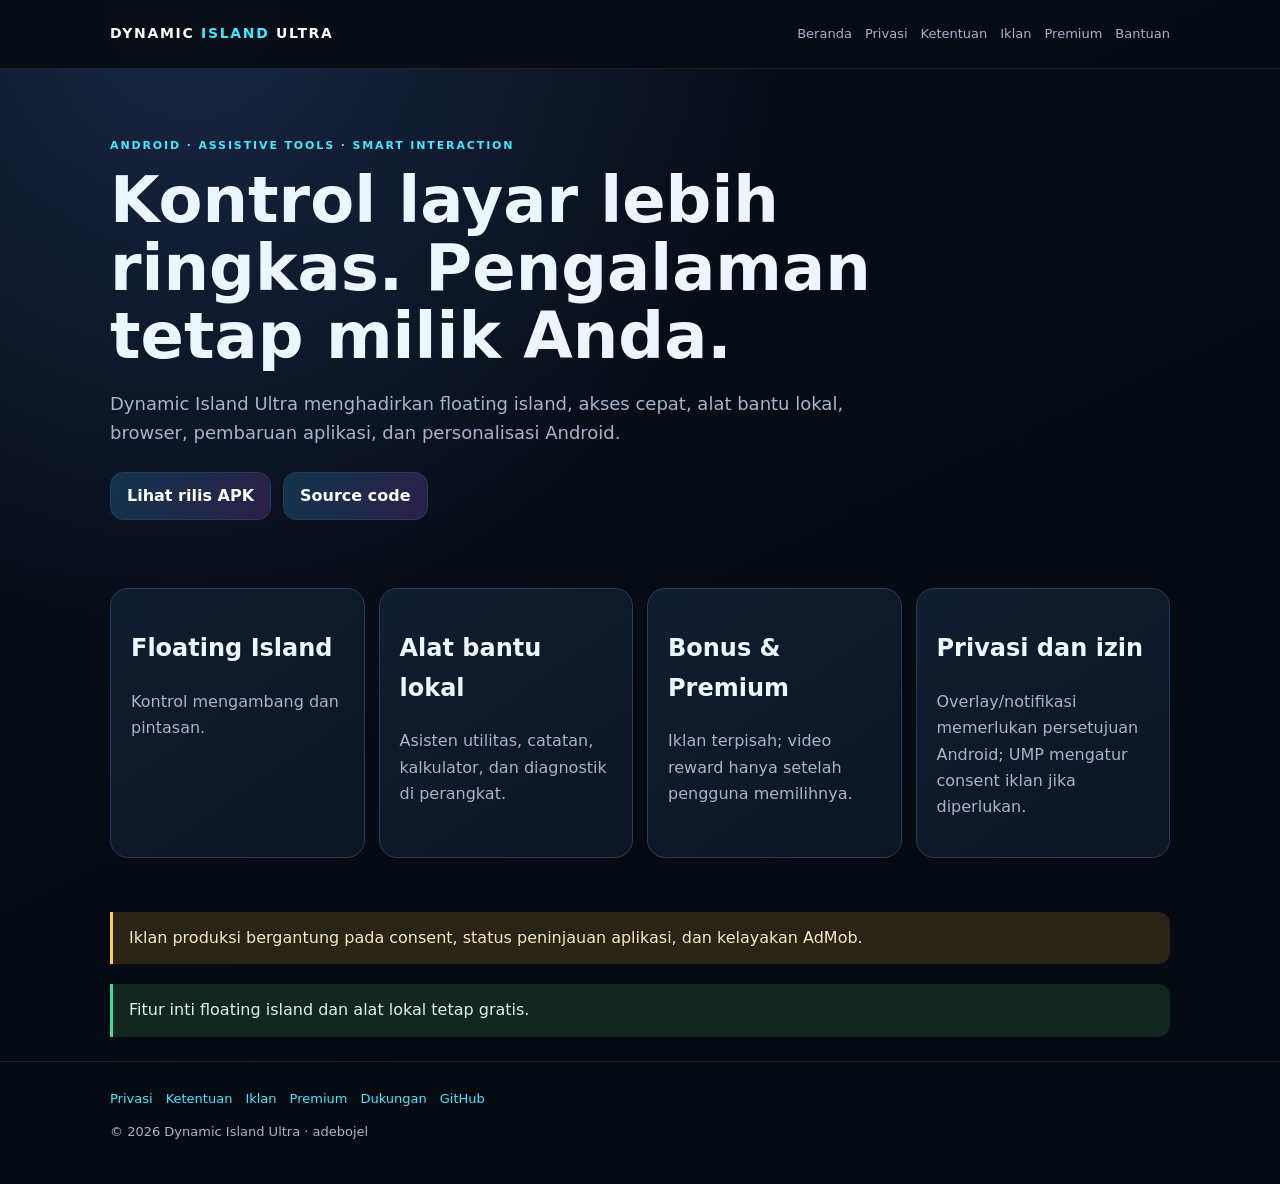
<file: site/index.html>
<!doctype html><html lang="id"><head><meta charset="utf-8"><meta name="viewport" content="width=device-width,initial-scale=1"><meta name="description" content="Situs resmi Dynamic Island Ultra."><meta name="theme-color" content="#070b14"><title>Beranda · Dynamic Island Ultra</title><link rel="stylesheet" href="./styles.css"></head><body><div class="top"><div class="wrap nav"><a class="brand" href="./">DYNAMIC <b>ISLAND</b> ULTRA</a><nav class="links"><a href="./">Beranda</a><a href="./privacy.html">Privasi</a><a href="./terms.html">Ketentuan</a><a href="./ads.html">Iklan</a><a href="./premium.html">Premium</a><a href="./support.html">Bantuan</a></nav></div></div><main class="wrap"><section class="hero"><div class="eyebrow">Android · Assistive tools · Smart interaction</div><h1>Kontrol layar lebih ringkas. Pengalaman tetap milik Anda.</h1><p>Dynamic Island Ultra menghadirkan floating island, akses cepat, alat bantu lokal, browser, pembaruan aplikasi, dan personalisasi Android.</p><div class="actions"><a class="btn" href="https://github.com/adebojel/dynamic-island-ultra/releases/latest">Lihat rilis APK</a><a class="btn" href="https://github.com/adebojel/dynamic-island-ultra">Source code</a></div></section><section class="grid"><article class="card"><h2>Floating Island</h2><p>Kontrol mengambang dan pintasan.</p></article><article class="card"><h2>Alat bantu lokal</h2><p>Asisten utilitas, catatan, kalkulator, dan diagnostik di perangkat.</p></article><article class="card"><h2>Bonus & Premium</h2><p>Iklan terpisah; video reward hanya setelah pengguna memilihnya.</p></article><article class="card"><h2>Privasi dan izin</h2><p>Overlay/notifikasi memerlukan persetujuan Android; UMP mengatur consent iklan jika diperlukan.</p></article></section><div class="notice">Iklan produksi bergantung pada consent, status peninjauan aplikasi, dan kelayakan AdMob.</div><div class="good">Fitur inti floating island dan alat lokal tetap gratis.</div></main><footer class="footer"><div class="wrap"><div class="footlinks"><a href="./privacy.html">Privasi</a><a href="./terms.html">Ketentuan</a><a href="./ads.html">Iklan</a><a href="./premium.html">Premium</a><a href="./support.html">Dukungan</a><a href="https://github.com/adebojel/dynamic-island-ultra">GitHub</a></div><div>© 2026 Dynamic Island Ultra · adebojel</div></div></footer></body></html>
</file>
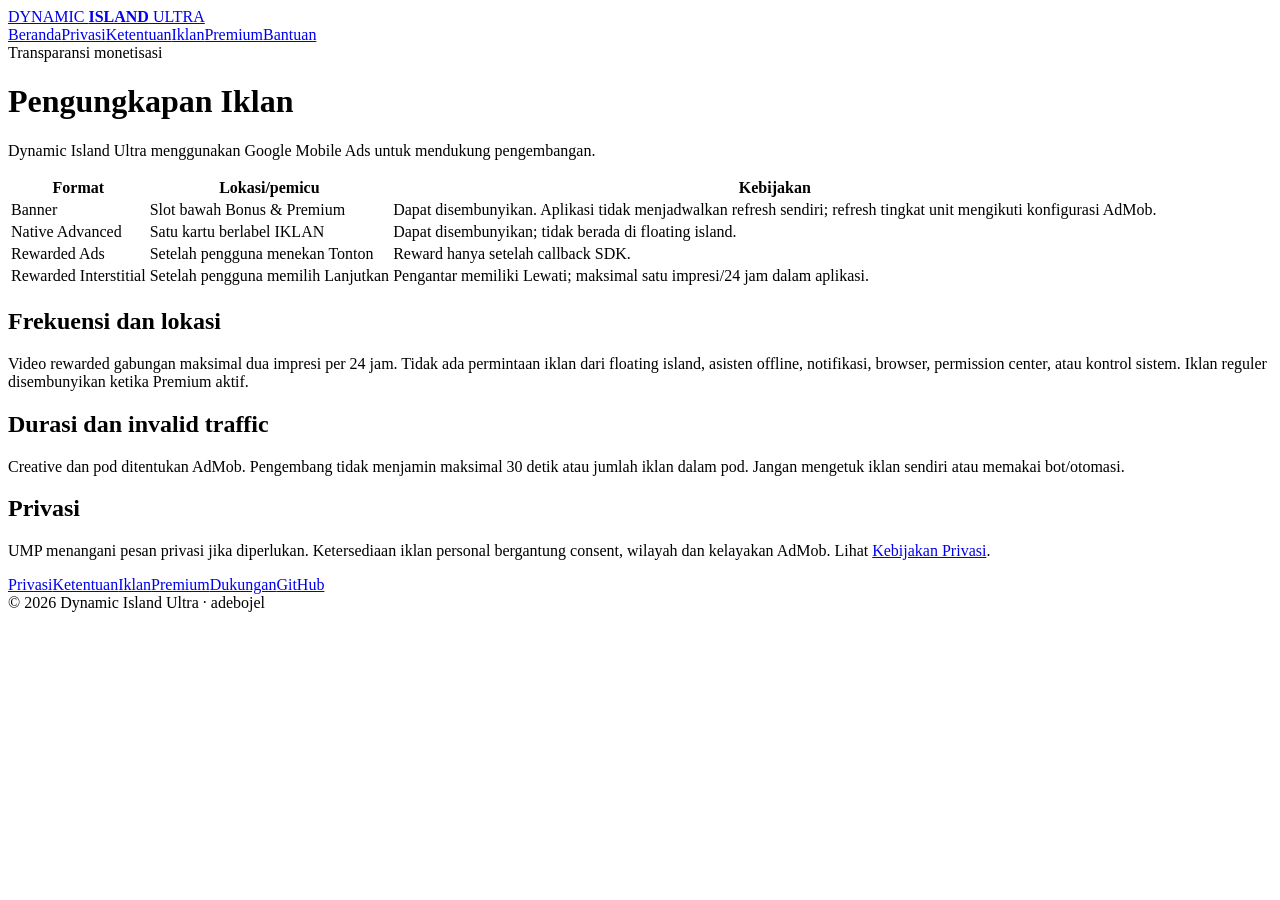
<file: site/ads.html>
<!doctype html><html lang="id"><head><meta charset="utf-8"><meta name="viewport" content="width=device-width,initial-scale=1"><meta name="description" content="Pengungkapan iklan Dynamic Island Ultra."><meta name="theme-color" content="#070b14"><title>Pengungkapan Iklan · Dynamic Island Ultra</title><link rel="stylesheet" href="https://adebojel.github.io/dynamic-island-ultra/styles.css"></head><body><div class="top"><div class="wrap nav"><a class="brand" href="https://adebojel.github.io/dynamic-island-ultra/">DYNAMIC <b>ISLAND</b> ULTRA</a><nav class="links"><a href="https://adebojel.github.io/dynamic-island-ultra/">Beranda</a><a href="https://adebojel.github.io/dynamic-island-ultra/privacy.html">Privasi</a><a href="https://adebojel.github.io/dynamic-island-ultra/terms.html">Ketentuan</a><a href="https://adebojel.github.io/dynamic-island-ultra/ads.html">Iklan</a><a href="https://adebojel.github.io/dynamic-island-ultra/premium.html">Premium</a><a href="https://adebojel.github.io/dynamic-island-ultra/support.html">Bantuan</a></nav></div></div><main class="wrap legal"><div class="eyebrow">Transparansi monetisasi</div><h1>Pengungkapan Iklan</h1><p>Dynamic Island Ultra menggunakan Google Mobile Ads untuk mendukung pengembangan.</p><div class="table-wrap"><table><tr><th>Format</th><th>Lokasi/pemicu</th><th>Kebijakan</th></tr><tr><td>Banner</td><td>Slot bawah Bonus & Premium</td><td>Dapat disembunyikan. Aplikasi tidak menjadwalkan refresh sendiri; refresh tingkat unit mengikuti konfigurasi AdMob.</td></tr><tr><td>Native Advanced</td><td>Satu kartu berlabel IKLAN</td><td>Dapat disembunyikan; tidak berada di floating island.</td></tr><tr><td>Rewarded Ads</td><td>Setelah pengguna menekan Tonton</td><td>Reward hanya setelah callback SDK.</td></tr><tr><td>Rewarded Interstitial</td><td>Setelah pengguna memilih Lanjutkan</td><td>Pengantar memiliki Lewati; maksimal satu impresi/24 jam dalam aplikasi.</td></tr></table></div><h2>Frekuensi dan lokasi</h2><p>Video rewarded gabungan maksimal dua impresi per 24 jam. Tidak ada permintaan iklan dari floating island, asisten offline, notifikasi, browser, permission center, atau kontrol sistem. Iklan reguler disembunyikan ketika Premium aktif.</p><h2>Durasi dan invalid traffic</h2><p>Creative dan pod ditentukan AdMob. Pengembang tidak menjamin maksimal 30 detik atau jumlah iklan dalam pod. Jangan mengetuk iklan sendiri atau memakai bot/otomasi.</p><h2>Privasi</h2><p>UMP menangani pesan privasi jika diperlukan. Ketersediaan iklan personal bergantung consent, wilayah dan kelayakan AdMob. Lihat <a href="https://adebojel.github.io/dynamic-island-ultra/privacy.html">Kebijakan Privasi</a>.</p></main><footer class="footer"><div class="wrap"><div class="footlinks"><a href="https://adebojel.github.io/dynamic-island-ultra/privacy.html">Privasi</a><a href="https://adebojel.github.io/dynamic-island-ultra/terms.html">Ketentuan</a><a href="https://adebojel.github.io/dynamic-island-ultra/ads.html">Iklan</a><a href="https://adebojel.github.io/dynamic-island-ultra/premium.html">Premium</a><a href="https://adebojel.github.io/dynamic-island-ultra/support.html">Dukungan</a><a href="https://github.com/adebojel/dynamic-island-ultra">GitHub</a></div><div>© 2026 Dynamic Island Ultra · adebojel</div></div></footer></body></html>
</file>
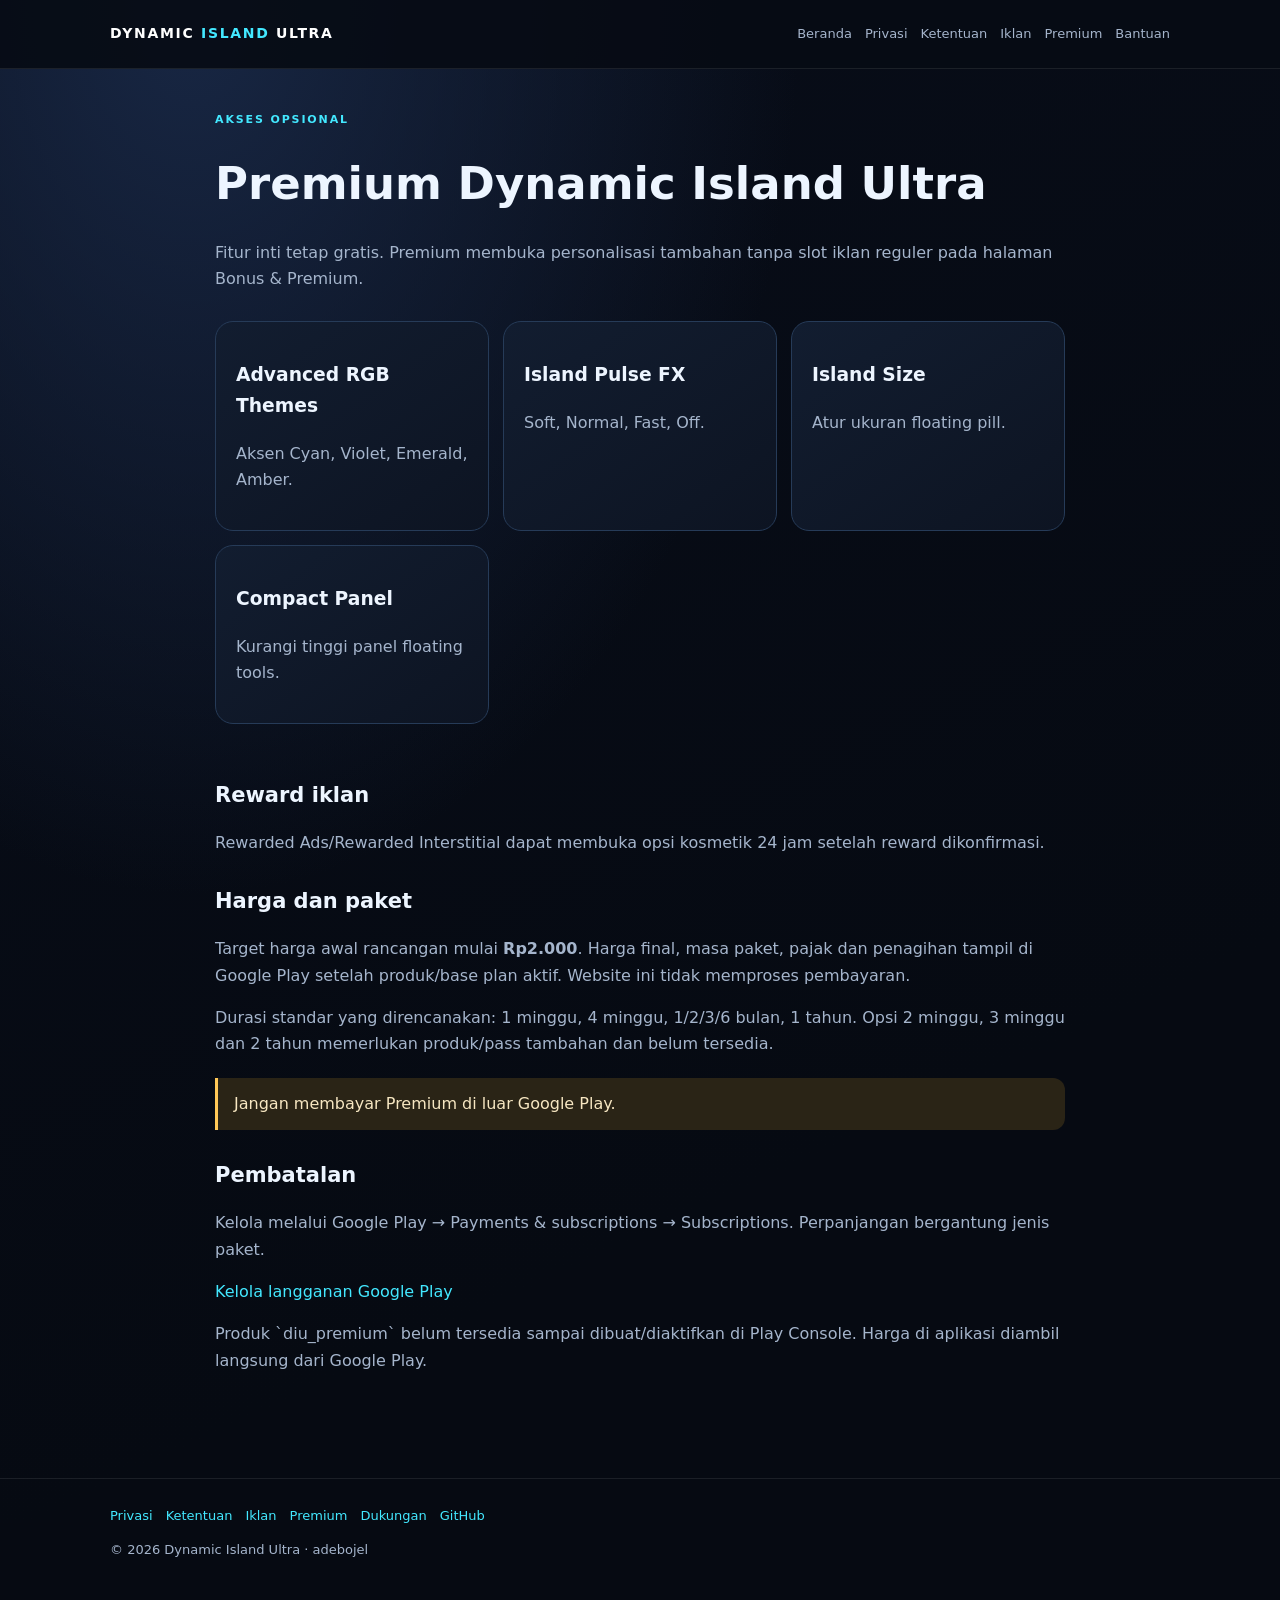
<file: site/premium.html>
<!doctype html><html lang="id"><head><meta charset="utf-8"><meta name="viewport" content="width=device-width,initial-scale=1"><meta name="description" content="Informasi Premium dan harga Dynamic Island Ultra."><meta name="theme-color" content="#070b14"><title>Premium · Dynamic Island Ultra</title><link rel="stylesheet" href="./styles.css"></head><body><div class="top"><div class="wrap nav"><a class="brand" href="./">DYNAMIC <b>ISLAND</b> ULTRA</a><nav class="links"><a href="./">Beranda</a><a href="./privacy.html">Privasi</a><a href="./terms.html">Ketentuan</a><a href="./ads.html">Iklan</a><a href="./premium.html">Premium</a><a href="./support.html">Bantuan</a></nav></div></div><main class="wrap legal"><div class="eyebrow">Akses opsional</div><h1>Premium Dynamic Island Ultra</h1><p>Fitur inti tetap gratis. Premium membuka personalisasi tambahan tanpa slot iklan reguler pada halaman Bonus & Premium.</p><div class="grid"><article class="card"><h3>Advanced RGB Themes</h3><p>Aksen Cyan, Violet, Emerald, Amber.</p></article><article class="card"><h3>Island Pulse FX</h3><p>Soft, Normal, Fast, Off.</p></article><article class="card"><h3>Island Size</h3><p>Atur ukuran floating pill.</p></article><article class="card"><h3>Compact Panel</h3><p>Kurangi tinggi panel floating tools.</p></article></div><h2>Reward iklan</h2><p>Rewarded Ads/Rewarded Interstitial dapat membuka opsi kosmetik 24 jam setelah reward dikonfirmasi.</p><h2>Harga dan paket</h2><p>Target harga awal rancangan mulai <b>Rp2.000</b>. Harga final, masa paket, pajak dan penagihan tampil di Google Play setelah produk/base plan aktif. Website ini tidak memproses pembayaran.</p><p>Durasi standar yang direncanakan: 1 minggu, 4 minggu, 1/2/3/6 bulan, 1 tahun. Opsi 2 minggu, 3 minggu dan 2 tahun memerlukan produk/pass tambahan dan belum tersedia.</p><div class="notice">Jangan membayar Premium di luar Google Play.</div><h2>Pembatalan</h2><p>Kelola melalui Google Play → Payments & subscriptions → Subscriptions. Perpanjangan bergantung jenis paket.</p><p><a href="https://play.google.com/store/account/subscriptions">Kelola langganan Google Play</a></p><p>Produk `diu_premium` belum tersedia sampai dibuat/diaktifkan di Play Console. Harga di aplikasi diambil langsung dari Google Play.</p></main><footer class="footer"><div class="wrap"><div class="footlinks"><a href="./privacy.html">Privasi</a><a href="./terms.html">Ketentuan</a><a href="./ads.html">Iklan</a><a href="./premium.html">Premium</a><a href="./support.html">Dukungan</a><a href="https://github.com/adebojel/dynamic-island-ultra">GitHub</a></div><div>© 2026 Dynamic Island Ultra · adebojel</div></div></footer></body></html>
</file>
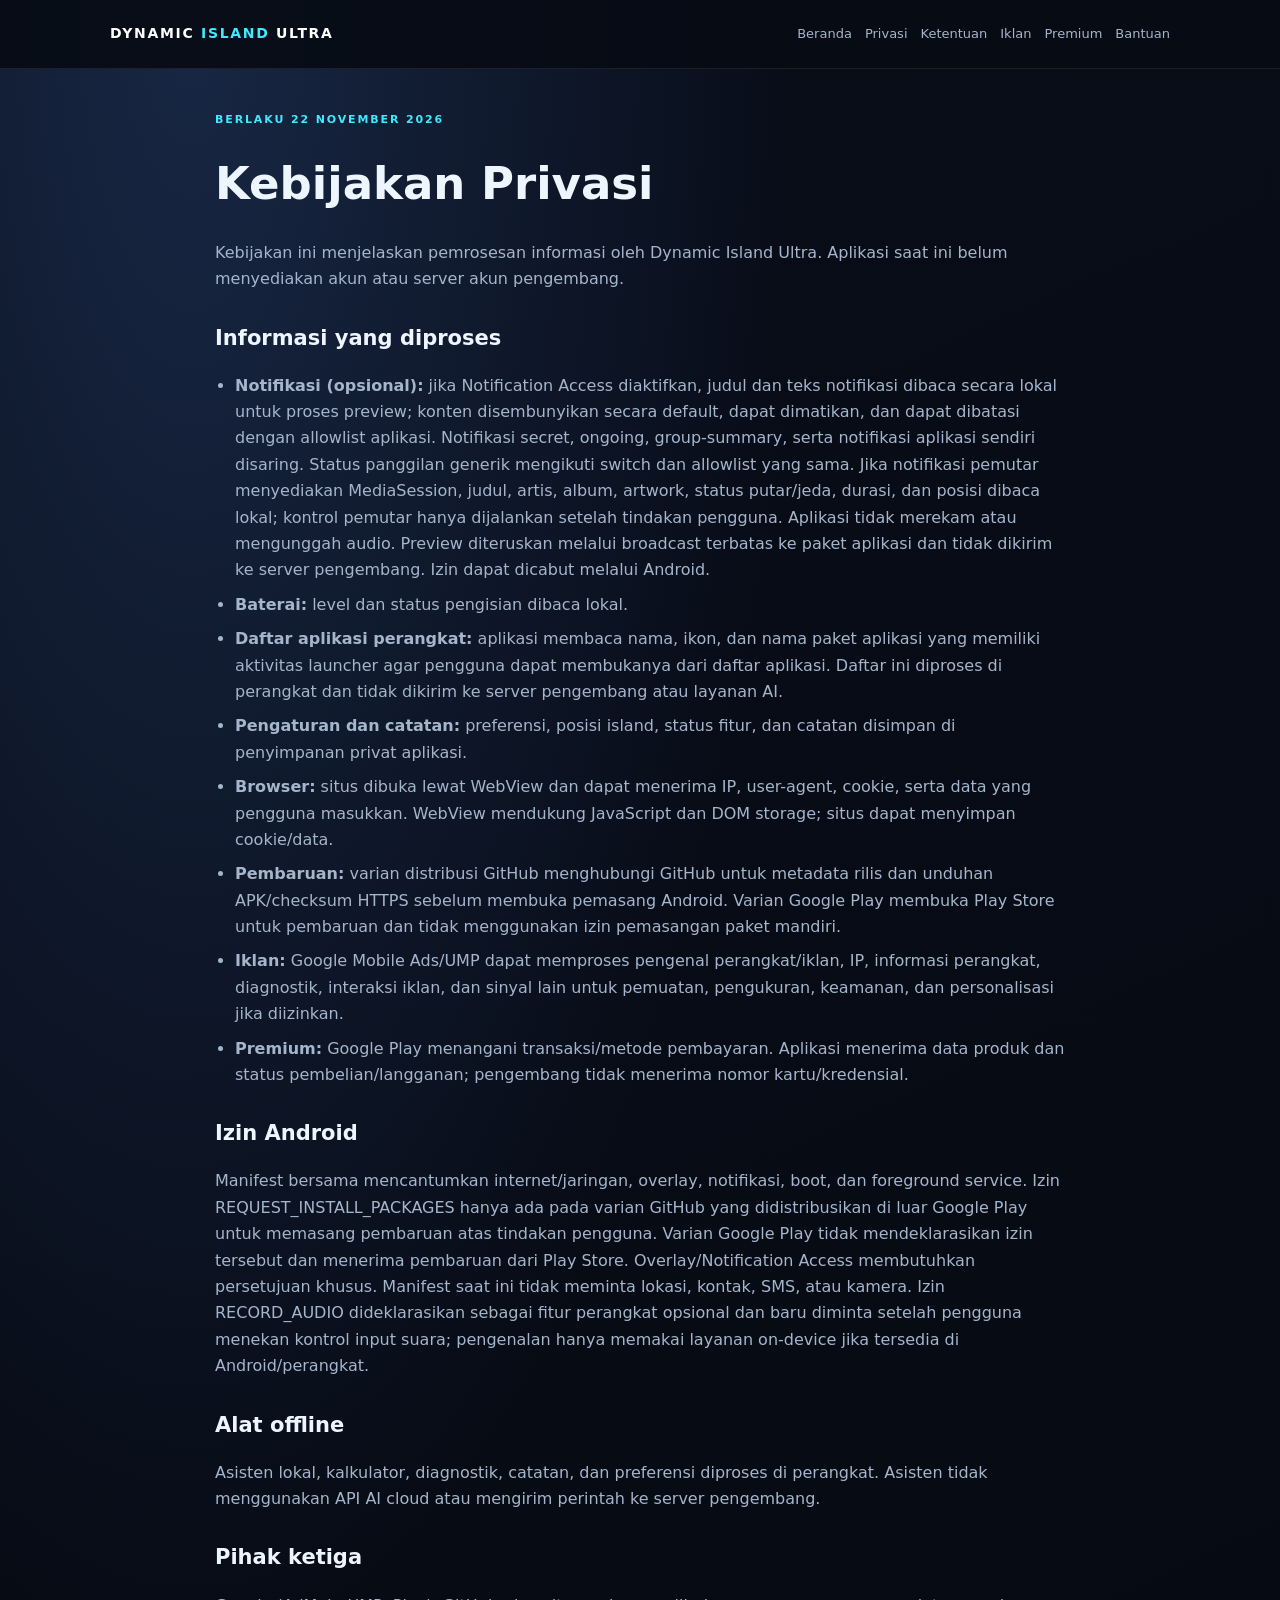
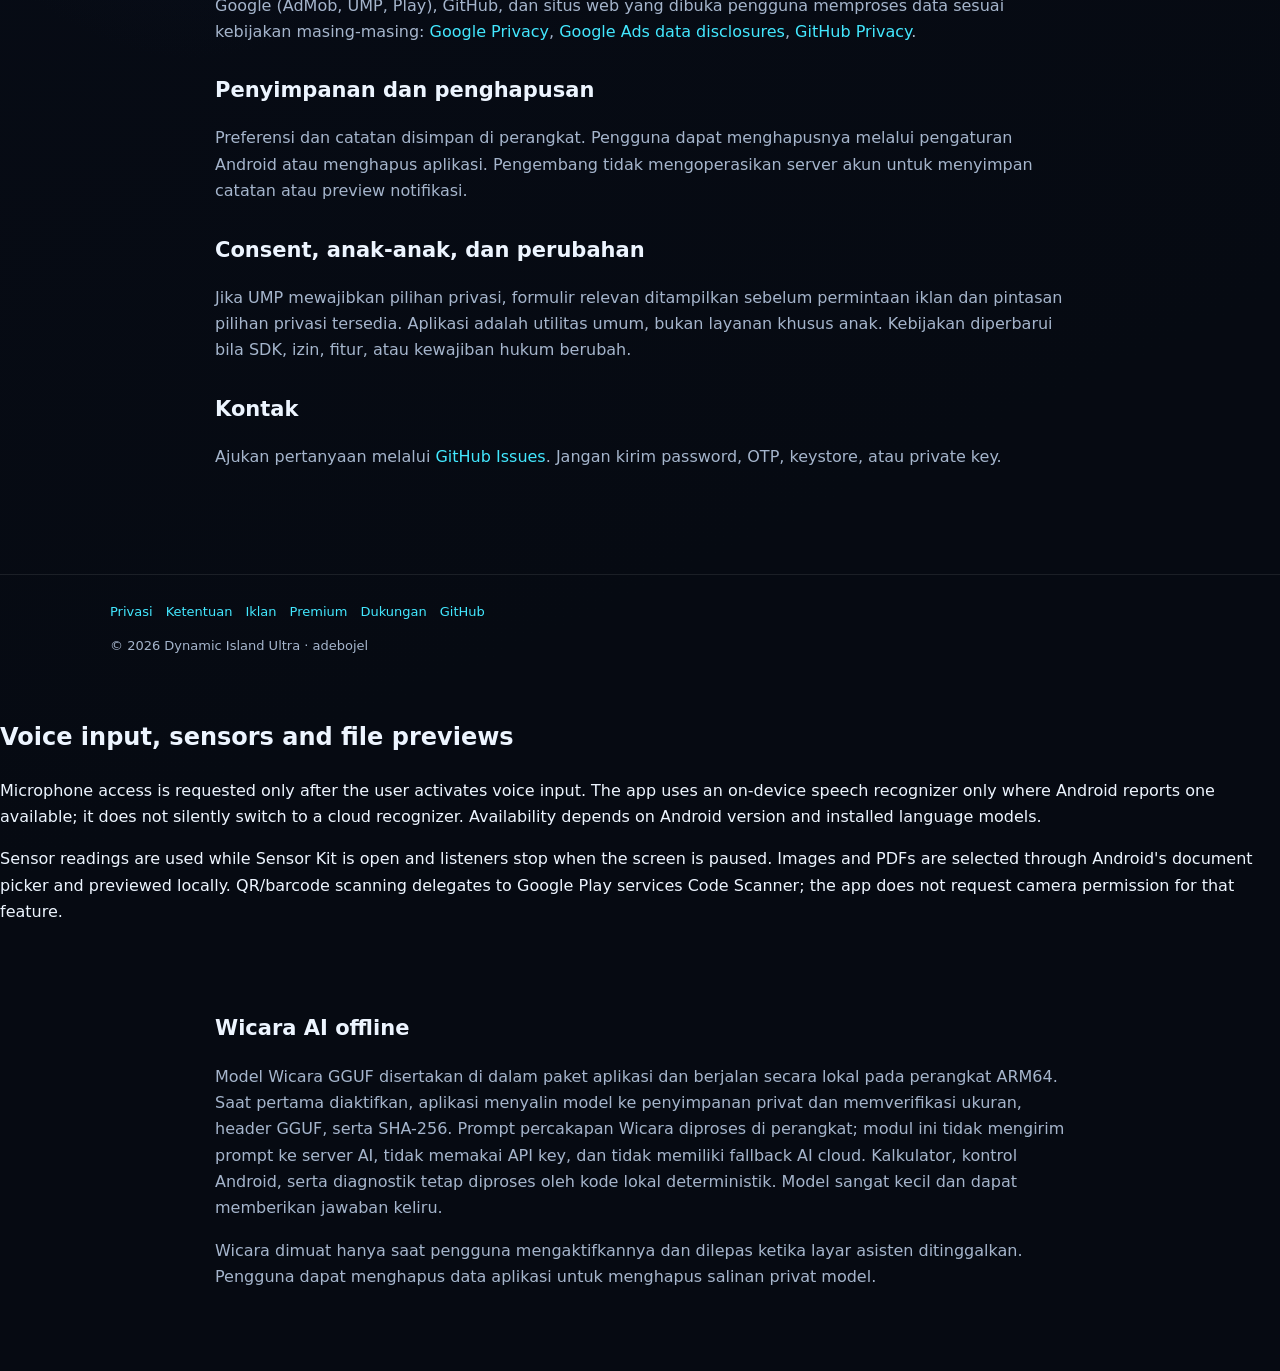
<file: site/privacy.html>
<!doctype html><html lang="id"><head><meta charset="utf-8"><meta name="viewport" content="width=device-width,initial-scale=1"><meta name="description" content="Kebijakan privasi Dynamic Island Ultra."><meta name="theme-color" content="#070b14"><title>Kebijakan Privasi · Dynamic Island Ultra</title><link rel="stylesheet" href="./styles.css"></head><body><div class="top"><div class="wrap nav"><a class="brand" href="./">DYNAMIC <b>ISLAND</b> ULTRA</a><nav class="links"><a href="./">Beranda</a><a href="./privacy.html">Privasi</a><a href="./terms.html">Ketentuan</a><a href="./ads.html">Iklan</a><a href="./premium.html">Premium</a><a href="./support.html">Bantuan</a></nav></div></div><main class="wrap legal"><div class="eyebrow">Berlaku 22 November 2026</div><h1>Kebijakan Privasi</h1><p>Kebijakan ini menjelaskan pemrosesan informasi oleh Dynamic Island Ultra. Aplikasi saat ini belum menyediakan akun atau server akun pengembang.</p><h2>Informasi yang diproses</h2><ul class="list"><li><b>Notifikasi (opsional):</b> jika Notification Access diaktifkan, judul dan teks notifikasi dibaca secara lokal untuk proses preview; konten disembunyikan secara default, dapat dimatikan, dan dapat dibatasi dengan allowlist aplikasi. Notifikasi secret, ongoing, group-summary, serta notifikasi aplikasi sendiri disaring. Status panggilan generik mengikuti switch dan allowlist yang sama. Jika notifikasi pemutar menyediakan MediaSession, judul, artis, album, artwork, status putar/jeda, durasi, dan posisi dibaca lokal; kontrol pemutar hanya dijalankan setelah tindakan pengguna. Aplikasi tidak merekam atau mengunggah audio. Preview diteruskan melalui broadcast terbatas ke paket aplikasi dan tidak dikirim ke server pengembang. Izin dapat dicabut melalui Android.</li><li><b>Baterai:</b> level dan status pengisian dibaca lokal.</li><li><b>Daftar aplikasi perangkat:</b> aplikasi membaca nama, ikon, dan nama paket aplikasi yang memiliki aktivitas launcher agar pengguna dapat membukanya dari daftar aplikasi. Daftar ini diproses di perangkat dan tidak dikirim ke server pengembang atau layanan AI.</li><li><b>Pengaturan dan catatan:</b> preferensi, posisi island, status fitur, dan catatan disimpan di penyimpanan privat aplikasi.</li><li><b>Browser:</b> situs dibuka lewat WebView dan dapat menerima IP, user-agent, cookie, serta data yang pengguna masukkan. WebView mendukung JavaScript dan DOM storage; situs dapat menyimpan cookie/data.</li><li><b>Pembaruan:</b> varian distribusi GitHub menghubungi GitHub untuk metadata rilis dan unduhan APK/checksum HTTPS sebelum membuka pemasang Android. Varian Google Play membuka Play Store untuk pembaruan dan tidak menggunakan izin pemasangan paket mandiri.</li><li><b>Iklan:</b> Google Mobile Ads/UMP dapat memproses pengenal perangkat/iklan, IP, informasi perangkat, diagnostik, interaksi iklan, dan sinyal lain untuk pemuatan, pengukuran, keamanan, dan personalisasi jika diizinkan.</li><li><b>Premium:</b> Google Play menangani transaksi/metode pembayaran. Aplikasi menerima data produk dan status pembelian/langganan; pengembang tidak menerima nomor kartu/kredensial.</li></ul><h2>Izin Android</h2><p>Manifest bersama mencantumkan internet/jaringan, overlay, notifikasi, boot, dan foreground service. Izin REQUEST_INSTALL_PACKAGES hanya ada pada varian GitHub yang didistribusikan di luar Google Play untuk memasang pembaruan atas tindakan pengguna. Varian Google Play tidak mendeklarasikan izin tersebut dan menerima pembaruan dari Play Store. Overlay/Notification Access membutuhkan persetujuan khusus. Manifest saat ini tidak meminta lokasi, kontak, SMS, atau kamera. Izin RECORD_AUDIO dideklarasikan sebagai fitur perangkat opsional dan baru diminta setelah pengguna menekan kontrol input suara; pengenalan hanya memakai layanan on-device jika tersedia di Android/perangkat.</p><h2>Alat offline</h2><p>Asisten lokal, kalkulator, diagnostik, catatan, dan preferensi diproses di perangkat. Asisten tidak menggunakan API AI cloud atau mengirim perintah ke server pengembang.</p><h2>Pihak ketiga</h2><p>Google (AdMob, UMP, Play), GitHub, dan situs web yang dibuka pengguna memproses data sesuai kebijakan masing-masing: <a href="https://policies.google.com/privacy">Google Privacy</a>, <a href="https://support.google.com/admob/answer/6128543">Google Ads data disclosures</a>, <a href="https://docs.github.com/site-policy/privacy-policies/github-privacy-statement">GitHub Privacy</a>.</p><h2>Penyimpanan dan penghapusan</h2><p>Preferensi dan catatan disimpan di perangkat. Pengguna dapat menghapusnya melalui pengaturan Android atau menghapus aplikasi. Pengembang tidak mengoperasikan server akun untuk menyimpan catatan atau preview notifikasi.</p><h2>Consent, anak-anak, dan perubahan</h2><p>Jika UMP mewajibkan pilihan privasi, formulir relevan ditampilkan sebelum permintaan iklan dan pintasan pilihan privasi tersedia. Aplikasi adalah utilitas umum, bukan layanan khusus anak. Kebijakan diperbarui bila SDK, izin, fitur, atau kewajiban hukum berubah.</p><h2>Kontak</h2><p>Ajukan pertanyaan melalui <a href="https://github.com/adebojel/dynamic-island-ultra/issues">GitHub Issues</a>. Jangan kirim password, OTP, keystore, atau private key.</p></main><footer class="footer"><div class="wrap"><div class="footlinks"><a href="./privacy.html">Privasi</a><a href="./terms.html">Ketentuan</a><a href="./ads.html">Iklan</a><a href="./premium.html">Premium</a><a href="./support.html">Dukungan</a><a href="https://github.com/adebojel/dynamic-island-ultra">GitHub</a></div><div>© 2026 Dynamic Island Ultra · adebojel</div></div></footer><section>
  <h2>Voice input, sensors and file previews</h2>
  <p>Microphone access is requested only after the user activates voice input. The app uses an on-device speech recognizer only where Android reports one available; it does not silently switch to a cloud recognizer. Availability depends on Android version and installed language models.</p>
  <p>Sensor readings are used while Sensor Kit is open and listeners stop when the screen is paused. Images and PDFs are selected through Android's document picker and previewed locally. QR/barcode scanning delegates to Google Play services Code Scanner; the app does not request camera permission for that feature.</p>
</section>
<section class="wrap legal">
  <h2>Wicara AI offline</h2>
  <p>Model Wicara GGUF disertakan di dalam paket aplikasi dan berjalan secara lokal pada perangkat ARM64. Saat pertama diaktifkan, aplikasi menyalin model ke penyimpanan privat dan memverifikasi ukuran, header GGUF, serta SHA-256. Prompt percakapan Wicara diproses di perangkat; modul ini tidak mengirim prompt ke server AI, tidak memakai API key, dan tidak memiliki fallback AI cloud. Kalkulator, kontrol Android, serta diagnostik tetap diproses oleh kode lokal deterministik. Model sangat kecil dan dapat memberikan jawaban keliru.</p>
  <p>Wicara dimuat hanya saat pengguna mengaktifkannya dan dilepas ketika layar asisten ditinggalkan. Pengguna dapat menghapus data aplikasi untuk menghapus salinan privat model.</p>
</section>
</body></html>
</file>
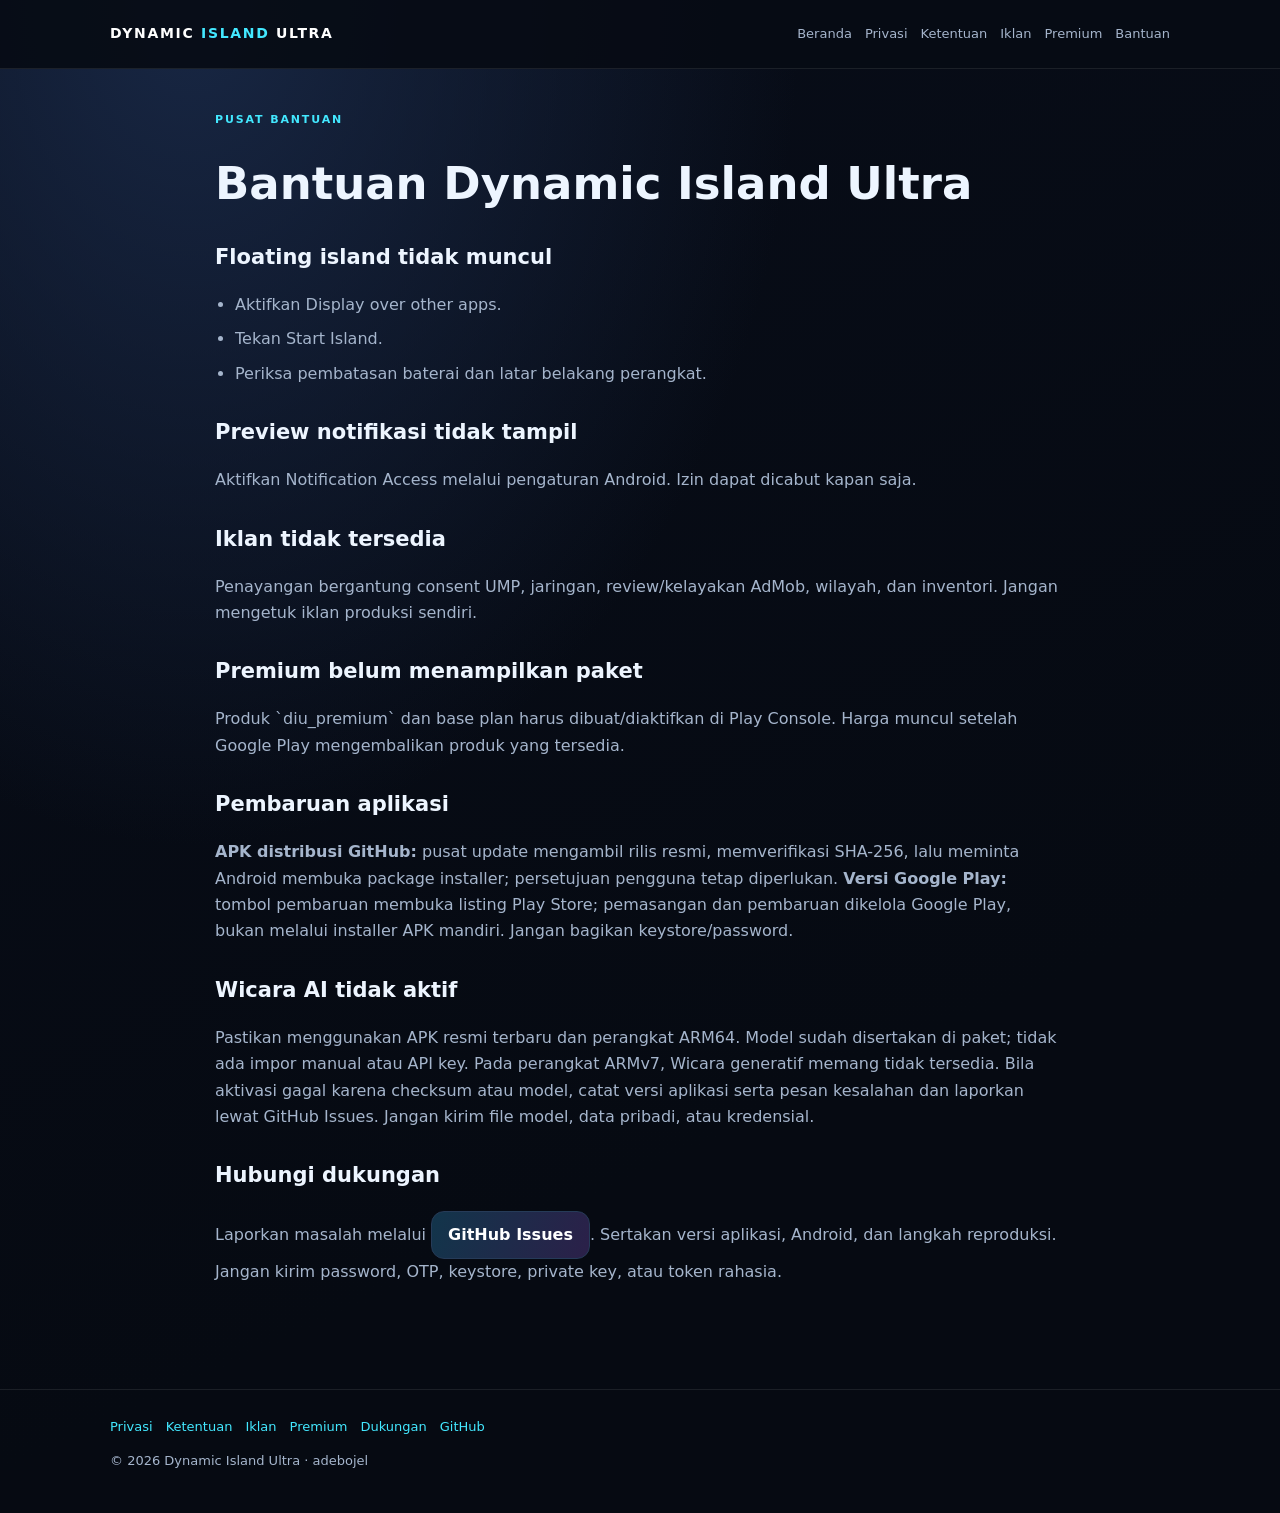
<file: site/support.html>
<!doctype html><html lang="id"><head><meta charset="utf-8"><meta name="viewport" content="width=device-width,initial-scale=1"><meta name="description" content="Bantuan dan dukungan Dynamic Island Ultra."><meta name="theme-color" content="#070b14"><title>Bantuan & Dukungan · Dynamic Island Ultra</title><link rel="stylesheet" href="./styles.css"></head><body><div class="top"><div class="wrap nav"><a class="brand" href="./">DYNAMIC <b>ISLAND</b> ULTRA</a><nav class="links"><a href="./">Beranda</a><a href="./privacy.html">Privasi</a><a href="./terms.html">Ketentuan</a><a href="./ads.html">Iklan</a><a href="./premium.html">Premium</a><a href="./support.html">Bantuan</a></nav></div></div><main class="wrap legal"><div class="eyebrow">Pusat bantuan</div><h1>Bantuan Dynamic Island Ultra</h1><h2>Floating island tidak muncul</h2><ul class="list"><li>Aktifkan Display over other apps.</li><li>Tekan Start Island.</li><li>Periksa pembatasan baterai dan latar belakang perangkat.</li></ul><h2>Preview notifikasi tidak tampil</h2><p>Aktifkan Notification Access melalui pengaturan Android. Izin dapat dicabut kapan saja.</p><h2>Iklan tidak tersedia</h2><p>Penayangan bergantung consent UMP, jaringan, review/kelayakan AdMob, wilayah, dan inventori. Jangan mengetuk iklan produksi sendiri.</p><h2>Premium belum menampilkan paket</h2><p>Produk `diu_premium` dan base plan harus dibuat/diaktifkan di Play Console. Harga muncul setelah Google Play mengembalikan produk yang tersedia.</p><h2>Pembaruan aplikasi</h2><p><b>APK distribusi GitHub:</b> pusat update mengambil rilis resmi, memverifikasi SHA-256, lalu meminta Android membuka package installer; persetujuan pengguna tetap diperlukan. <b>Versi Google Play:</b> tombol pembaruan membuka listing Play Store; pemasangan dan pembaruan dikelola Google Play, bukan melalui installer APK mandiri. Jangan bagikan keystore/password.</p><h2>Wicara AI tidak aktif</h2><p>Pastikan menggunakan APK resmi terbaru dan perangkat ARM64. Model sudah disertakan di paket; tidak ada impor manual atau API key. Pada perangkat ARMv7, Wicara generatif memang tidak tersedia. Bila aktivasi gagal karena checksum atau model, catat versi aplikasi serta pesan kesalahan dan laporkan lewat GitHub Issues. Jangan kirim file model, data pribadi, atau kredensial.</p><h2>Hubungi dukungan</h2><p>Laporkan masalah melalui <a class="btn" href="https://github.com/adebojel/dynamic-island-ultra/issues">GitHub Issues</a>. Sertakan versi aplikasi, Android, dan langkah reproduksi. Jangan kirim password, OTP, keystore, private key, atau token rahasia.</p></main><footer class="footer"><div class="wrap"><div class="footlinks"><a href="./privacy.html">Privasi</a><a href="./terms.html">Ketentuan</a><a href="./ads.html">Iklan</a><a href="./premium.html">Premium</a><a href="./support.html">Dukungan</a><a href="https://github.com/adebojel/dynamic-island-ultra">GitHub</a></div><div>© 2026 Dynamic Island Ultra · adebojel</div></div></footer></body></html>
</file>
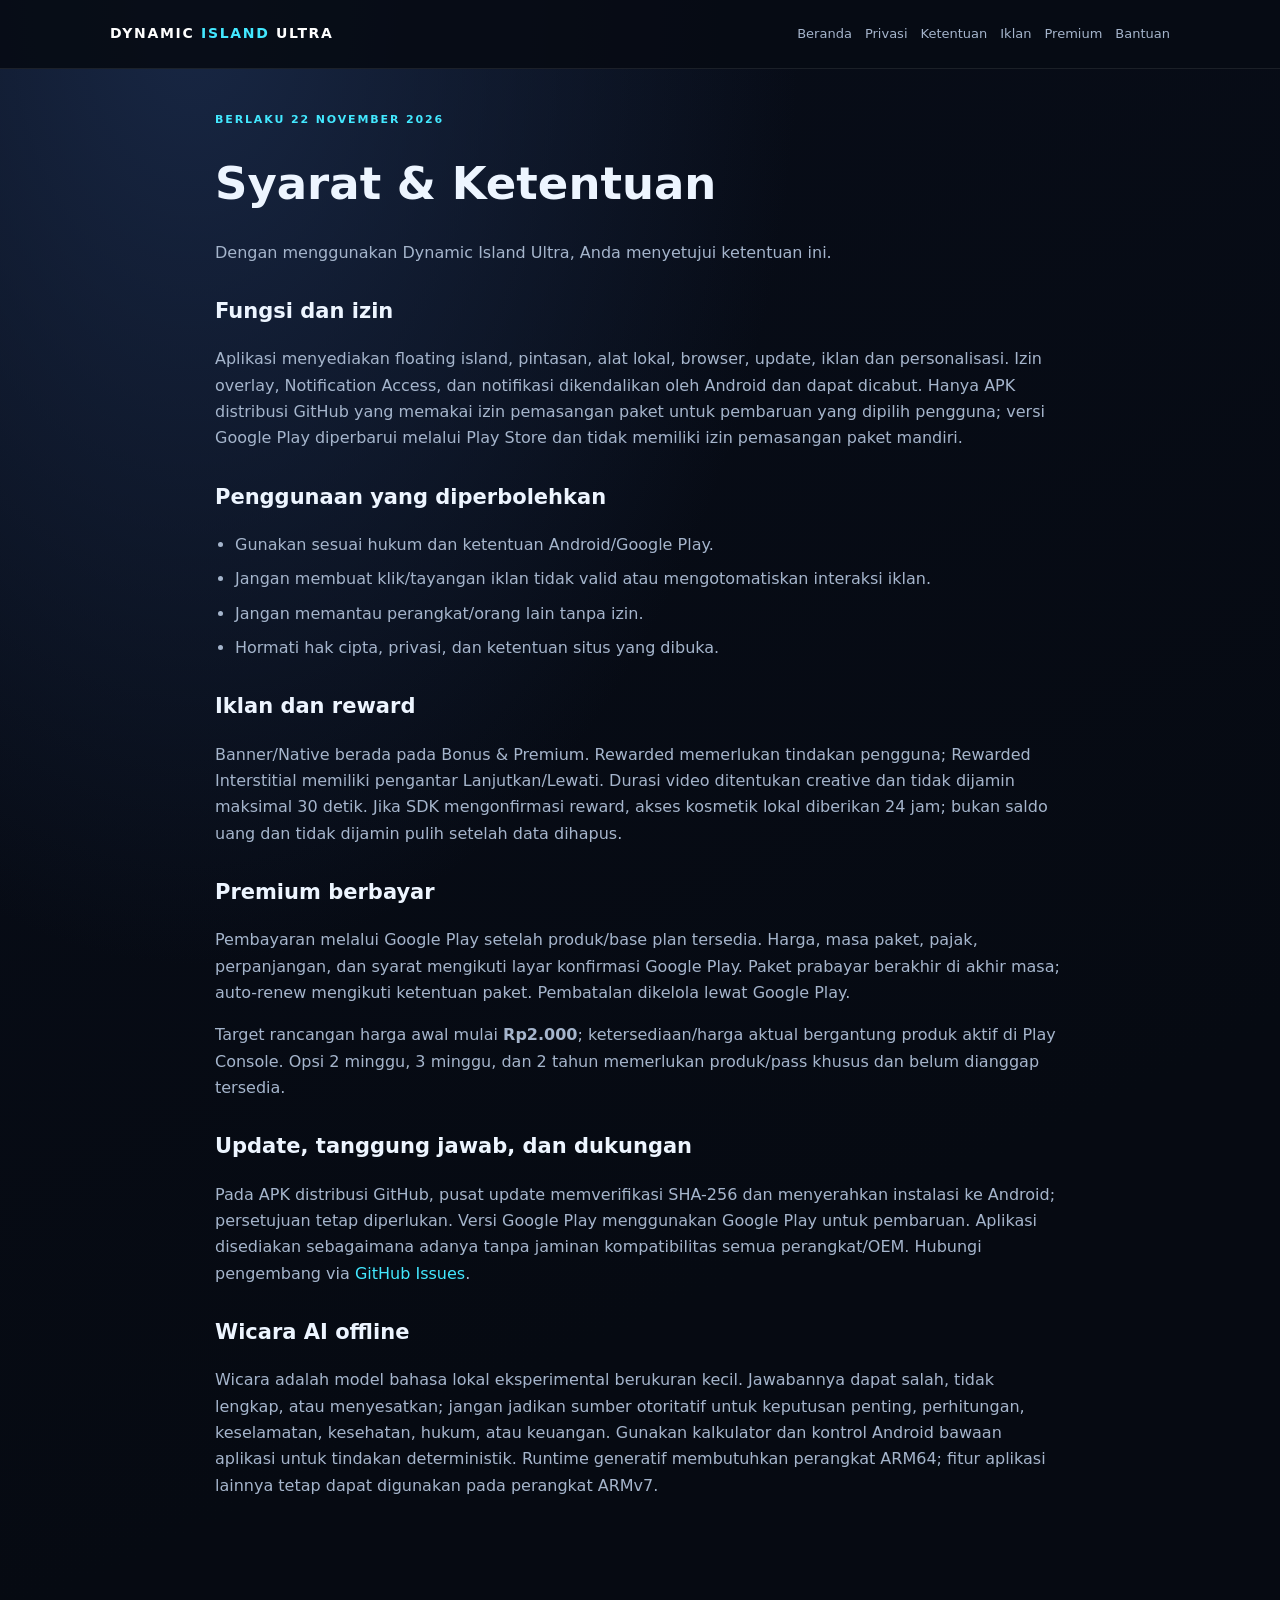
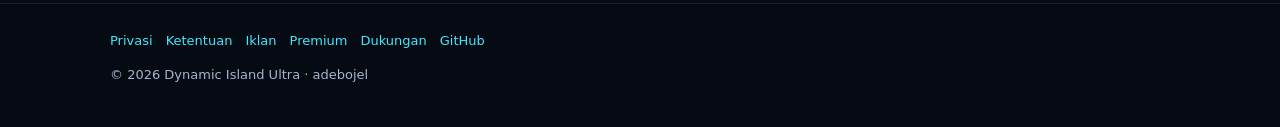
<file: site/terms.html>
<!doctype html><html lang="id"><head><meta charset="utf-8"><meta name="viewport" content="width=device-width,initial-scale=1"><meta name="description" content="Syarat dan ketentuan Dynamic Island Ultra."><meta name="theme-color" content="#070b14"><title>Syarat & Ketentuan · Dynamic Island Ultra</title><link rel="stylesheet" href="./styles.css"></head><body><div class="top"><div class="wrap nav"><a class="brand" href="./">DYNAMIC <b>ISLAND</b> ULTRA</a><nav class="links"><a href="./">Beranda</a><a href="./privacy.html">Privasi</a><a href="./terms.html">Ketentuan</a><a href="./ads.html">Iklan</a><a href="./premium.html">Premium</a><a href="./support.html">Bantuan</a></nav></div></div><main class="wrap legal"><div class="eyebrow">Berlaku 22 November 2026</div><h1>Syarat & Ketentuan</h1><p>Dengan menggunakan Dynamic Island Ultra, Anda menyetujui ketentuan ini.</p><h2>Fungsi dan izin</h2><p>Aplikasi menyediakan floating island, pintasan, alat lokal, browser, update, iklan dan personalisasi. Izin overlay, Notification Access, dan notifikasi dikendalikan oleh Android dan dapat dicabut. Hanya APK distribusi GitHub yang memakai izin pemasangan paket untuk pembaruan yang dipilih pengguna; versi Google Play diperbarui melalui Play Store dan tidak memiliki izin pemasangan paket mandiri.</p><h2>Penggunaan yang diperbolehkan</h2><ul class="list"><li>Gunakan sesuai hukum dan ketentuan Android/Google Play.</li><li>Jangan membuat klik/tayangan iklan tidak valid atau mengotomatiskan interaksi iklan.</li><li>Jangan memantau perangkat/orang lain tanpa izin.</li><li>Hormati hak cipta, privasi, dan ketentuan situs yang dibuka.</li></ul><h2>Iklan dan reward</h2><p>Banner/Native berada pada Bonus & Premium. Rewarded memerlukan tindakan pengguna; Rewarded Interstitial memiliki pengantar Lanjutkan/Lewati. Durasi video ditentukan creative dan tidak dijamin maksimal 30 detik. Jika SDK mengonfirmasi reward, akses kosmetik lokal diberikan 24 jam; bukan saldo uang dan tidak dijamin pulih setelah data dihapus.</p><h2>Premium berbayar</h2><p>Pembayaran melalui Google Play setelah produk/base plan tersedia. Harga, masa paket, pajak, perpanjangan, dan syarat mengikuti layar konfirmasi Google Play. Paket prabayar berakhir di akhir masa; auto-renew mengikuti ketentuan paket. Pembatalan dikelola lewat Google Play.</p><p>Target rancangan harga awal mulai <b>Rp2.000</b>; ketersediaan/harga aktual bergantung produk aktif di Play Console. Opsi 2 minggu, 3 minggu, dan 2 tahun memerlukan produk/pass khusus dan belum dianggap tersedia.</p><h2>Update, tanggung jawab, dan dukungan</h2><p>Pada APK distribusi GitHub, pusat update memverifikasi SHA-256 dan menyerahkan instalasi ke Android; persetujuan tetap diperlukan. Versi Google Play menggunakan Google Play untuk pembaruan. Aplikasi disediakan sebagaimana adanya tanpa jaminan kompatibilitas semua perangkat/OEM. Hubungi pengembang via <a href="https://github.com/adebojel/dynamic-island-ultra/issues">GitHub Issues</a>.</p><h2>Wicara AI offline</h2><p>Wicara adalah model bahasa lokal eksperimental berukuran kecil. Jawabannya dapat salah, tidak lengkap, atau menyesatkan; jangan jadikan sumber otoritatif untuk keputusan penting, perhitungan, keselamatan, kesehatan, hukum, atau keuangan. Gunakan kalkulator dan kontrol Android bawaan aplikasi untuk tindakan deterministik. Runtime generatif membutuhkan perangkat ARM64; fitur aplikasi lainnya tetap dapat digunakan pada perangkat ARMv7.</p></main><footer class="footer"><div class="wrap"><div class="footlinks"><a href="./privacy.html">Privasi</a><a href="./terms.html">Ketentuan</a><a href="./ads.html">Iklan</a><a href="./premium.html">Premium</a><a href="./support.html">Dukungan</a><a href="https://github.com/adebojel/dynamic-island-ultra">GitHub</a></div><div>© 2026 Dynamic Island Ultra · adebojel</div></div></footer></body></html>
</file>
<file: site/styles.css>
:root{color-scheme:dark;--line:#263b58;--text:#edf5ff;--muted:#a5b5cc;--cyan:#43e8ff;--gold:#ffc857;--green:#41dc91}*{box-sizing:border-box}body{margin:0;background:radial-gradient(ellipse at 15% 0%,#182744 0,transparent 38rem),linear-gradient(155deg,#080d19,#060a12 70%);color:var(--text);font:16px/1.65 system-ui,sans-serif}a{color:var(--cyan);text-decoration:none}a:hover{text-decoration:underline}.wrap{width:min(1060px,calc(100% - 32px));margin:auto}.top{border-bottom:1px solid #ffffff16;background:#070b14e8;position:sticky;top:0}.nav{display:flex;justify-content:space-between;align-items:center;gap:16px;min-height:68px}.brand{font-size:14px;font-weight:900;letter-spacing:.12em;color:white}.brand b,.eyebrow{color:var(--cyan)}.links,.footlinks{display:flex;flex-wrap:wrap;gap:13px;font-size:13px}.links a{color:var(--muted)}.hero{padding:68px 0 40px}.eyebrow{font-size:11px;text-transform:uppercase;letter-spacing:.17em;font-weight:800}.hero h1{font-size:clamp(36px,7vw,64px);line-height:1.06;max-width:850px;margin:12px 0}.hero p{font-size:18px;color:var(--muted);max-width:740px}.actions{display:flex;flex-wrap:wrap;gap:12px;margin-top:24px}.btn{display:inline-block;padding:10px 16px;border:1px solid var(--line);border-radius:13px;background:linear-gradient(110deg,#12354b,#2b2049);color:#fff;font-weight:700}.grid{display:grid;grid-template-columns:repeat(auto-fit,minmax(220px,1fr));gap:14px;margin:28px 0 54px}.card{border:1px solid var(--line);background:linear-gradient(145deg,#121d30,#0d1422);border-radius:18px;padding:20px}.card p{color:var(--muted)}.legal{max-width:850px;padding:42px 0 64px}.legal h1{font-size:clamp(30px,6vw,45px);line-height:1.12}.legal h2{font-size:21px;margin-top:28px}.legal p,.legal li{color:var(--muted)}.legal strong{color:var(--text)}.list{padding-left:20px}.list li{margin:8px 0}.notice{border-left:3px solid var(--gold);background:#2a2416;padding:13px 16px;border-radius:0 12px 12px 0;color:#f7e7c2;margin:20px 0}.good{border-left:3px solid var(--green);background:#11271f;padding:13px 16px;border-radius:0 12px 12px 0;color:#d5f6e6;margin:20px 0}.table-wrap{overflow:auto;border:1px solid var(--line);border-radius:14px}table{border-collapse:collapse;min-width:580px;width:100%}td,th{padding:12px;border-bottom:1px solid #ffffff12;text-align:left}th{color:var(--cyan);background:#17263d}td{color:var(--muted)}.footer{border-top:1px solid #ffffff16;margin-top:24px;padding:26px 0 42px;color:var(--muted);font-size:13px}.footlinks{margin-bottom:12px}small{color:#8193ae}@media(max-width:700px){.nav{align-items:flex-start;flex-direction:column;padding:12px 0}.links{gap:9px}.hero{padding:44px 0 28px}.hero p{font-size:16px}.grid{grid-template-columns:1fr}}
</file>
